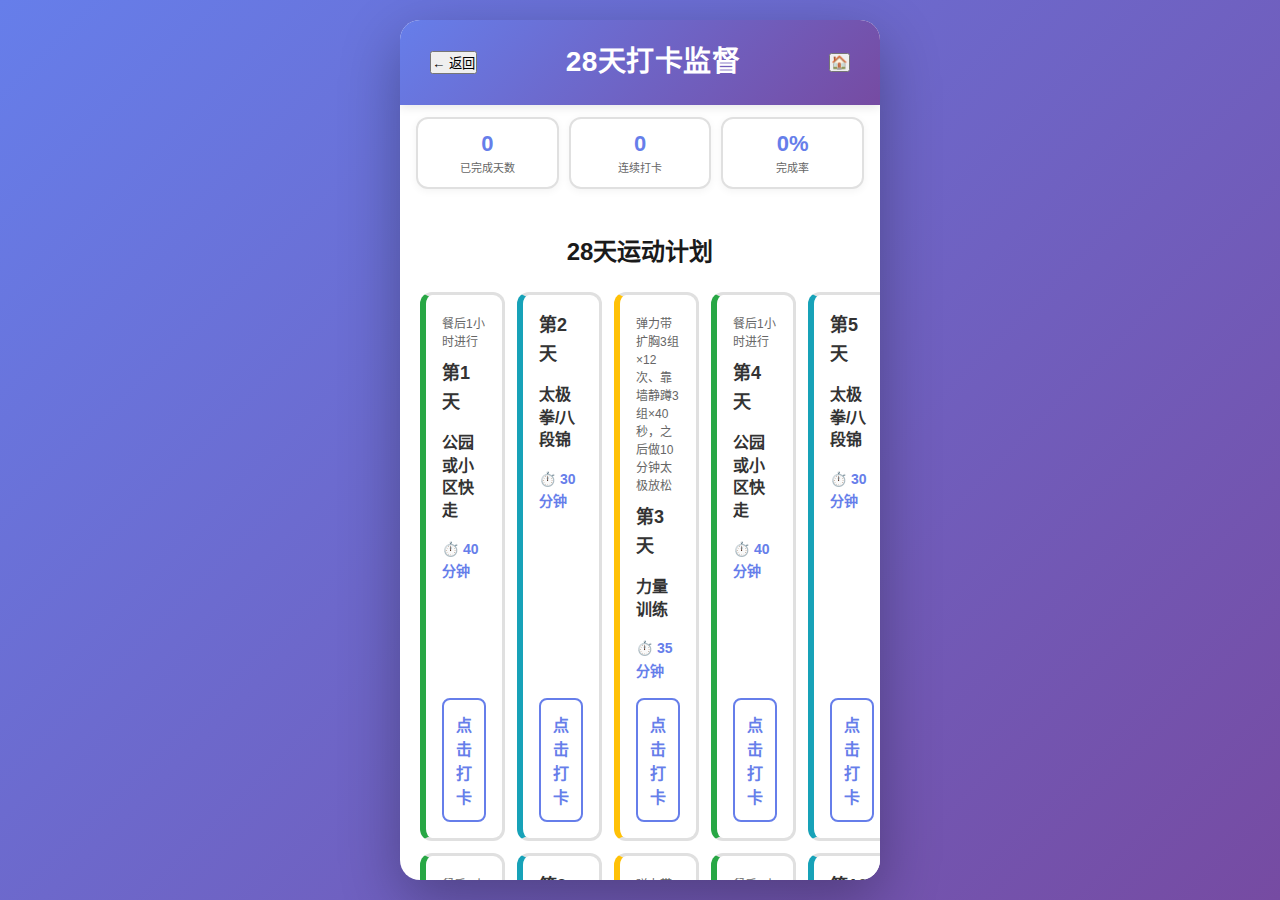
<file: checkin.html>
<!DOCTYPE html>
<html lang="zh-CN">
<head>
    <meta charset="UTF-8">
    <meta name="viewport" content="width=device-width, initial-scale=1.0, maximum-scale=1.0, user-scalable=no">
    <title>28天打卡监督 - 运动计划</title>
    <link rel="stylesheet" href="styles.css">
</head>
<body>
    <div class="container">
        <!-- 顶部导航栏 -->
        <header class="header">
            <button id="backBtn" class="back-btn">← 返回</button>
            <h1>28天打卡监督</h1>
            <button id="homeBtn" class="home-btn" title="回到主页">🏠</button>
        </header>

        <!-- 主内容区域 -->
        <main class="main-content">
            <!-- 统计信息 -->
            <div class="statistics-container">
                <div class="stat-card">
                    <div class="stat-value" id="completedDays">0</div>
                    <div class="stat-label">已完成天数</div>
                </div>
                <div class="stat-card">
                    <div class="stat-value" id="streakDays">0</div>
                    <div class="stat-label">连续打卡</div>
                </div>
                <div class="stat-card">
                    <div class="stat-value" id="completionRate">0%</div>
                    <div class="stat-label">完成率</div>
                </div>
            </div>

            <!-- 打卡日历 -->
            <div class="checkin-container">
                <h2>28天运动计划</h2>
                <div id="checkinCalendar" class="checkin-calendar"></div>
            </div>
        </main>
    </div>

    <!-- 鼓励弹窗 -->
    <div id="encouragementModal" class="encouragement-modal hidden">
        <div class="encouragement-content">
            <div class="encouragement-icon">🎉</div>
            <div class="encouragement-text" id="encouragementText">太棒了！继续保持！</div>
        </div>
    </div>

    <script src="exercise-plan-data.js"></script>
    <script src="checkin.js"></script>
</body>
</html>
</file>
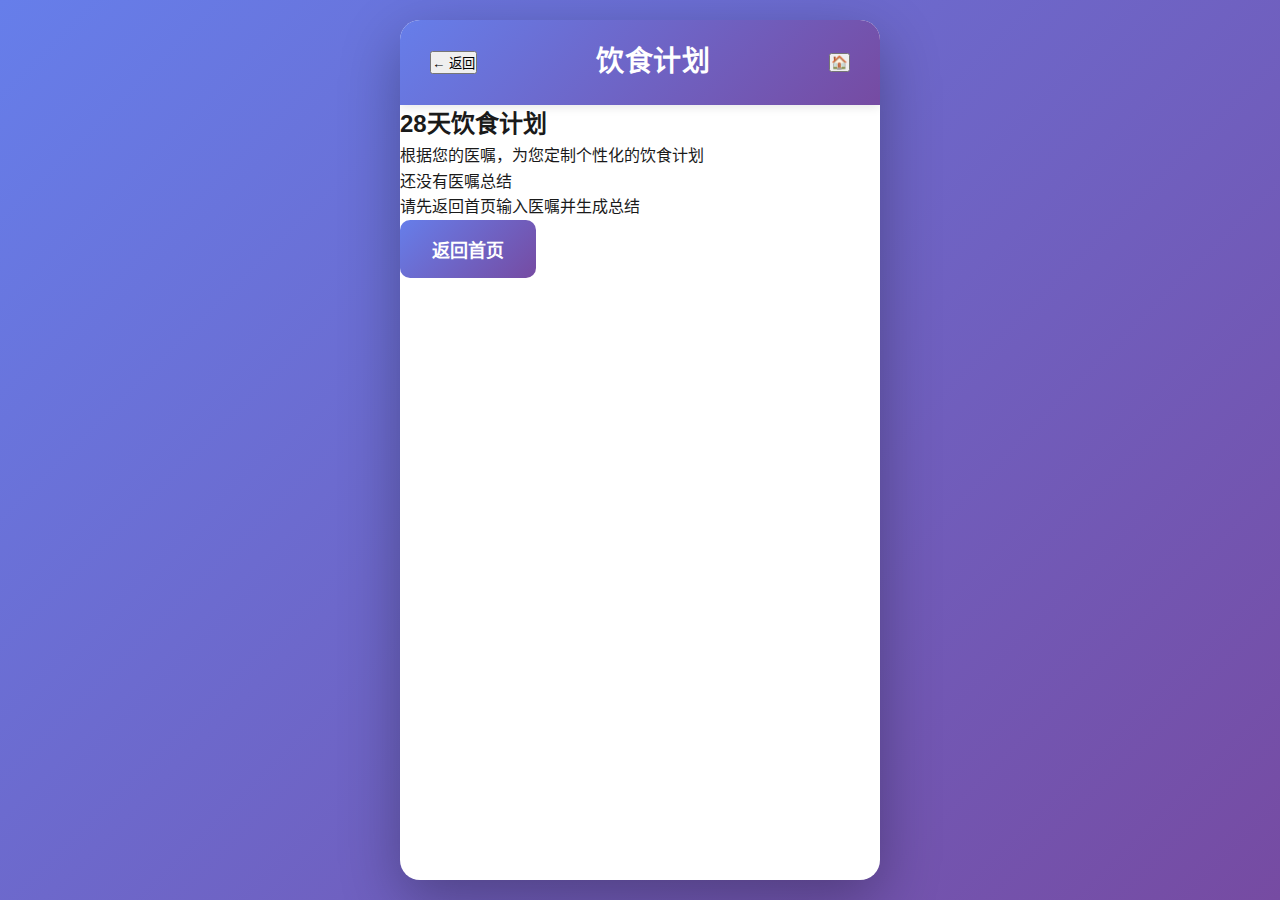
<file: diet.html>
<!DOCTYPE html>
<html lang="zh-CN">
<head>
    <meta charset="UTF-8">
    <meta name="viewport" content="width=device-width, initial-scale=1.0, maximum-scale=1.0, user-scalable=no">
    <title>糖尿病饮食计划 - 饮食管理</title>
    <link rel="stylesheet" href="styles.css">
</head>
<body>
    <div class="container">
        <!-- 顶部导航栏 -->
        <header class="header">
            <button id="backBtn" class="back-btn">← 返回</button>
            <h1>饮食计划</h1>
            <button id="homeBtn" class="home-btn" title="回到主页">🏠</button>
        </header>

        <!-- 主内容区域 -->
        <main class="main-content">
            <!-- 饮食计划展示区域 -->
            <div class="diet-container">
                <div class="diet-welcome">
                    <h2>28天饮食计划</h2>
                    <p>根据您的医嘱，为您定制个性化的饮食计划</p>
                </div>
                
                <!-- 饮食计划内容 -->
                <div id="dietPlanContent" class="diet-plan-content">
                    <div class="diet-placeholder">
                        <p>饮食计划生成中...</p>
                        <p>您可以在这里查看和管理您的28天饮食计划</p>
                    </div>
                </div>
            </div>
        </main>
    </div>

    <script src="diet.js"></script>
</body>
</html>
</file>
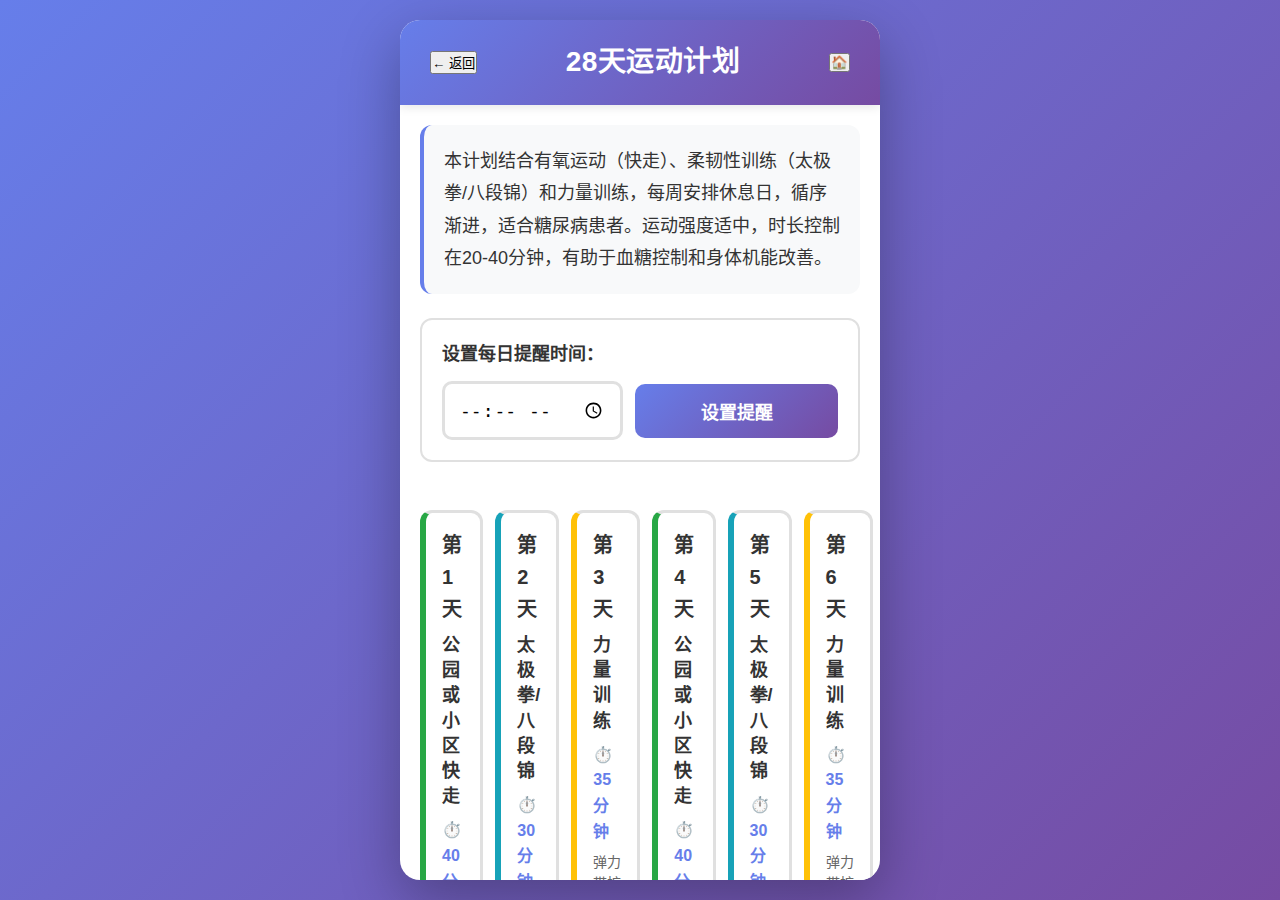
<file: exercise-plan.html>
<!DOCTYPE html>
<html lang="zh-CN">
<head>
    <meta charset="UTF-8">
    <meta name="viewport" content="width=device-width, initial-scale=1.0, maximum-scale=1.0, user-scalable=no">
    <title>28天运动计划</title>
    <link rel="stylesheet" href="styles.css">
</head>
<body>
    <div class="container">
        <!-- 顶部导航栏 -->
        <header class="header">
            <button id="backBtn" class="back-btn">← 返回</button>
            <h1>28天运动计划</h1>
            <button id="homeBtn" class="home-btn" title="回到主页">🏠</button>
        </header>

        <!-- 主内容区域 -->
        <main class="main-content exercise-plan-main">
            <!-- 计划合理性说明 -->
            <div class="plan-rationale">
                <p id="planRationaleText"></p>
            </div>
            
            <!-- 提醒设置 -->
            <div class="reminder-setting">
                <label for="reminderTime">设置每日提醒时间：</label>
                <div class="time-input-group">
                    <input type="time" id="reminderTime" class="time-input">
                    <button id="saveReminderBtn" class="btn btn-reminder">设置提醒</button>
                </div>
                <div id="reminderStatus" class="reminder-status hidden"></div>
            </div>
            
            <!-- 日历视图 -->
            <div class="calendar-container">
                <div id="calendarGrid" class="calendar-grid"></div>
            </div>
            
            <!-- 重新设计计划区域 -->
            <div class="redesign-section">
                <h3>重新设计计划</h3>
                <div class="redesign-input-group">
                    <textarea id="redesignInput" class="redesign-textarea" placeholder="请输入您的需求，例如：我希望增加更多有氧运动，减少力量训练..." rows="3"></textarea>
                    <button id="redesignBtn" class="btn btn-redesign">重新设计计划</button>
                </div>
                <div id="redesignLoading" class="redesign-loading hidden">
                    <div class="spinner-small"></div>
                    <span>AI正在为您生成新的运动计划...</span>
                </div>
            </div>
            
            <!-- 进入饮食计划按钮 -->
            <div class="navigation-section">
                <button id="goToDietBtn" class="btn btn-diet">进入饮食计划</button>
            </div>
        </main>
    </div>

    <script src="exercise-plan-data.js"></script>
    <script src="exercise-plan.js"></script>
</body>
</html>
</file>
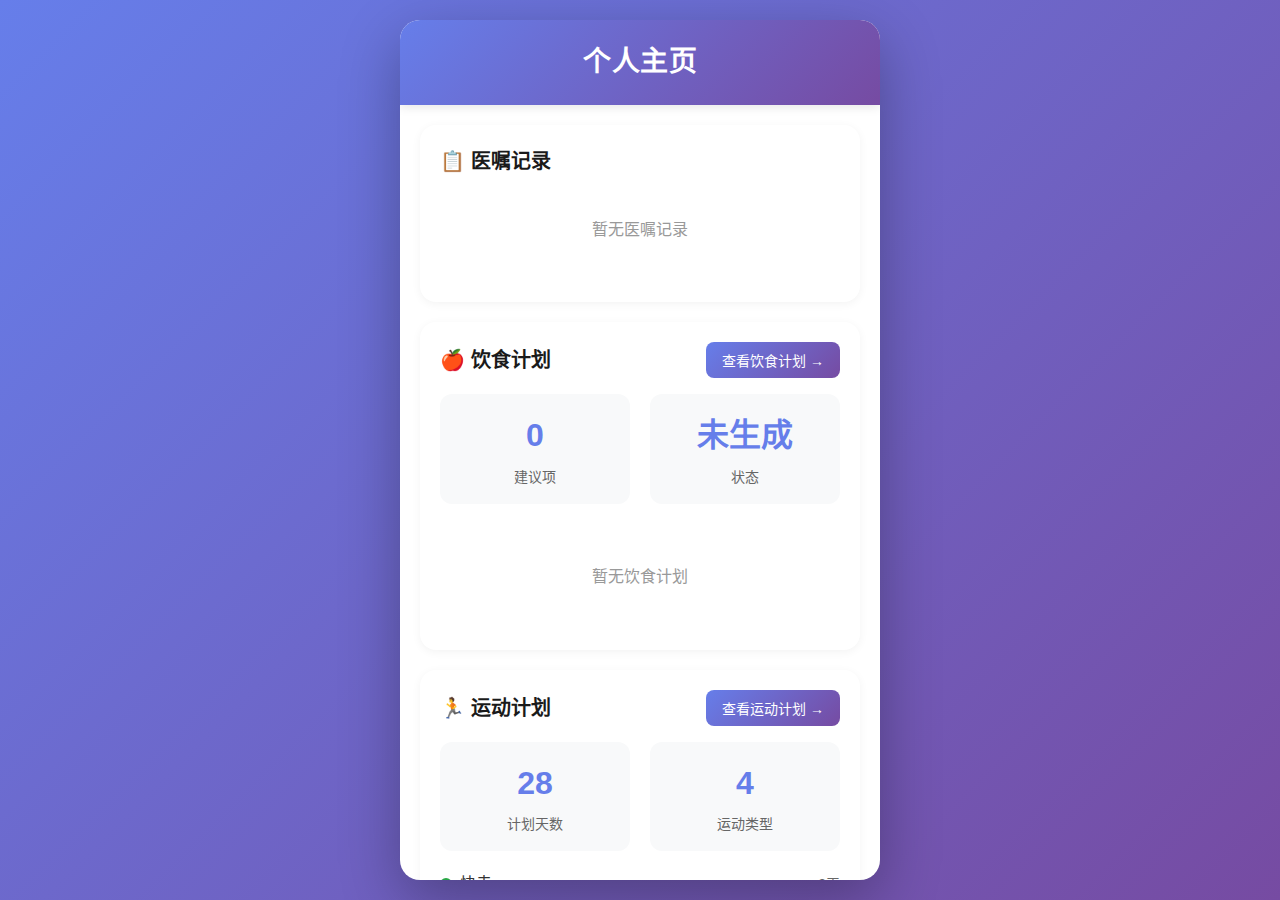
<file: home.html>
<!DOCTYPE html>
<html lang="zh-CN">
<head>
    <meta charset="UTF-8">
    <meta name="viewport" content="width=device-width, initial-scale=1.0, maximum-scale=1.0, user-scalable=no">
    <title>个人主页 - 糖尿病管理</title>
    <link rel="stylesheet" href="styles.css">
</head>
<body>
    <div class="container">
        <!-- 顶部导航栏 -->
        <header class="header">
            <div style="width: 44px;"></div>
            <h1>个人主页</h1>
            <div style="width: 44px;"></div>
        </header>

        <!-- 主内容区域 -->
        <main class="main-content home-content">
            <!-- 医嘱历史记录 -->
            <section class="home-section">
                <h2 class="section-title">📋 医嘱记录</h2>
                <div id="prescriptionHistory" class="prescription-list">
                    <p class="empty-message">暂无医嘱记录</p>
                </div>
            </section>

            <!-- 饮食计划可视化 -->
            <section class="home-section">
                <div class="section-header">
                    <h2 class="section-title">🍎 饮食计划</h2>
                    <button id="goToDietPlanBtn" class="section-action-btn">查看饮食计划 →</button>
                </div>
                <div id="dietPlanVisualization" class="visualization-container">
                    <div class="plan-summary">
                        <div class="plan-stat">
                            <div class="plan-stat-value" id="dietAdviceCount">3</div>
                            <div class="plan-stat-label">建议项</div>
                        </div>
                        <div class="plan-stat">
                            <div class="plan-stat-value" id="dietStatus">已生成</div>
                            <div class="plan-stat-label">状态</div>
                        </div>
                    </div>
                    <div class="plan-preview" id="dietPreview">
                        <p class="empty-message">暂无饮食计划</p>
                    </div>
                </div>
            </section>

            <!-- 运动计划可视化 -->
            <section class="home-section">
                <div class="section-header">
                    <h2 class="section-title">🏃 运动计划</h2>
                    <button id="goToExercisePlanBtn" class="section-action-btn">查看运动计划 →</button>
                </div>
                <div id="exercisePlanVisualization" class="visualization-container">
                    <div class="plan-summary">
                        <div class="plan-stat">
                            <div class="plan-stat-value" id="planDays">28</div>
                            <div class="plan-stat-label">计划天数</div>
                        </div>
                        <div class="plan-stat">
                            <div class="plan-stat-value" id="planActivities">4</div>
                            <div class="plan-stat-label">运动类型</div>
                        </div>
                    </div>
                    <div class="plan-preview" id="planPreview">
                        <p class="empty-message">暂无运动计划</p>
                    </div>
                </div>
            </section>

            <!-- 打卡情况可视化 -->
            <section class="home-section">
                <div class="section-header">
                    <h2 class="section-title">📊 打卡情况</h2>
                    <button id="goToCheckinBtn" class="section-action-btn">继续打卡 →</button>
                </div>
                <div id="checkinVisualization" class="visualization-container">
                    <div class="checkin-stats">
                        <div class="checkin-stat-card">
                            <div class="checkin-stat-value" id="homeCompletedDays">0</div>
                            <div class="checkin-stat-label">已完成</div>
                        </div>
                        <div class="checkin-stat-card">
                            <div class="checkin-stat-value" id="homeStreakDays">0</div>
                            <div class="checkin-stat-label">连续打卡</div>
                        </div>
                        <div class="checkin-stat-card">
                            <div class="checkin-stat-value" id="homeCompletionRate">0%</div>
                            <div class="checkin-stat-label">完成率</div>
                        </div>
                    </div>
                    <div class="checkin-chart" id="checkinChart">
                        <p class="empty-message">开始打卡查看进度</p>
                    </div>
                </div>
            </section>
        </main>
    </div>

    <script src="exercise-plan-data.js"></script>
    <script src="home.js"></script>
</body>
</html>
</file>
<file: styles.css>
* {
    margin: 0;
    padding: 0;
    box-sizing: border-box;
}

body {
    font-family: -apple-system, BlinkMacSystemFont, 'Segoe UI', 'PingFang SC', 'Hiragino Sans GB', 'Microsoft YaHei', sans-serif;
    background: #f5f5f5;
    min-height: 100vh;
    padding: 0;
    margin: 0;
    color: #1a1a1a;
    font-size: 16px;
    line-height: 1.6;
}

.container {
    max-width: 100%;
    width: 100%;
    margin: 0 auto;
    background: white;
    border-radius: 0;
    box-shadow: none;
    overflow: hidden;
    display: flex;
    flex-direction: column;
    min-height: 100vh;
}

/* 桌面端样式 */
@media (min-width: 768px) {
    body {
        background: linear-gradient(135deg, #667eea 0%, #764ba2 100%);
        padding: 20px;
    }
    
    .container {
        max-width: 480px; /* 模拟手机宽度 */
        border-radius: 20px;
        box-shadow: 0 20px 60px rgba(0, 0, 0, 0.3);
    height: calc(100vh - 40px);
        min-height: auto;
    }
}

/* 头部样式 */
.header {
    background: linear-gradient(135deg, #667eea 0%, #764ba2 100%);
    color: white;
    padding: 20px 30px;
    display: flex;
    justify-content: space-between;
    align-items: center;
    box-shadow: 0 2px 10px rgba(0, 0, 0, 0.1);
}

.header h1 {
    font-size: 28px; /* 适老化：增大标题字体 */
    font-weight: 600;
    letter-spacing: 0.5px; /* 增加字间距，提高可读性 */
}

.settings-btn {
    background: rgba(255, 255, 255, 0.2);
    border: 2px solid rgba(255, 255, 255, 0.4); /* 适老化：增加边框宽度 */
    color: white;
    padding: 14px 28px; /* 适老化：增大按钮尺寸，最小48px高度 */
    border-radius: 8px;
    cursor: pointer;
    font-size: 18px; /* 适老化：增大字体 */
    font-weight: 500;
    min-height: 48px; /* 适老化：确保最小点击区域 */
    transition: all 0.3s;
}

.settings-btn:hover {
    background: rgba(255, 255, 255, 0.3);
    transform: translateY(-2px);
}

/* 配置面板样式 */
.config-panel {
    position: fixed;
    top: 0;
    left: 0;
    right: 0;
    bottom: 0;
    background: rgba(0, 0, 0, 0.5);
    display: flex;
    justify-content: center;
    align-items: center;
    z-index: 1000;
    animation: fadeIn 0.3s;
}

.config-panel.hidden {
    display: none;
}

.config-content {
    background: white;
    padding: 30px;
    border-radius: 15px;
    width: 90%;
    max-width: 500px;
    max-height: 90vh;
    overflow-y: auto;
    box-shadow: 0 10px 40px rgba(0, 0, 0, 0.2);
}

.config-content h2 {
    margin-bottom: 24px; /* 适老化：增加间距 */
    color: #667eea;
    font-size: 26px; /* 适老化：增大字体 */
    font-weight: 600;
}

.form-group {
    margin-bottom: 24px; /* 适老化：增加间距 */
}

.form-group label {
    display: block;
    margin-bottom: 12px; /* 适老化：增加间距 */
    color: #1a1a1a; /* 提高对比度 */
    font-weight: 600;
    font-size: 18px; /* 适老化：增大字体 */
}

.form-group input {
    width: 100%;
    padding: 16px; /* 适老化：增大内边距 */
    border: 3px solid #d0d0d0; /* 适老化：增加边框宽度 */
    border-radius: 10px;
    font-size: 18px; /* 适老化：增大字体 */
    min-height: 52px; /* 适老化：确保最小高度 */
    transition: border-color 0.3s;
    color: #1a1a1a;
}

.form-group input:focus {
    outline: none;
    border-color: #667eea;
}

.button-group {
    display: flex;
    gap: 10px;
    margin-top: 25px;
}

.btn {
    padding: 16px 32px; /* 适老化：增大按钮尺寸 */
    border: none;
    border-radius: 10px;
    cursor: pointer;
    font-size: 18px; /* 适老化：增大字体 */
    font-weight: 600;
    transition: all 0.3s;
    flex: 1;
    min-height: 56px; /* 适老化：确保最小点击区域 */
}

.btn-primary {
    background: linear-gradient(135deg, #667eea 0%, #764ba2 100%);
    color: white;
}

.btn-primary:hover {
    transform: translateY(-2px);
    box-shadow: 0 5px 15px rgba(102, 126, 234, 0.4);
}

.btn-secondary {
    background: #f5f5f5;
    color: #666;
}

.btn-secondary:hover {
    background: #e0e0e0;
}

/* 主内容区域 */
.main-content {
    flex: 1;
    display: flex;
    flex-direction: column;
    overflow-y: auto;
    overflow-x: hidden;
}

/* 聊天容器 */
.chat-container {
    flex: 1;
    overflow-y: auto;
    padding: 20px 30px;
    background: #f8f9fa;
}

.chat-messages {
    display: flex;
    flex-direction: column;
    gap: 15px;
}

.welcome-message {
    text-align: center;
    padding: 40px 20px;
    color: #666;
    background: white;
    border-radius: 15px;
    box-shadow: 0 2px 10px rgba(0, 0, 0, 0.05);
}

.welcome-message p {
    margin: 12px 0;
    font-size: 18px; /* 适老化：增大字体 */
    line-height: 1.8;
    color: #333;
}

.message {
    padding: 15px 20px;
    border-radius: 15px;
    max-width: 80%;
    word-wrap: break-word;
    animation: slideIn 0.3s;
}

.message.user {
    background: linear-gradient(135deg, #667eea 0%, #764ba2 100%);
    color: white;
    align-self: flex-end;
    margin-left: auto;
}

.message.assistant {
    background: white;
    color: #333;
    align-self: flex-start;
    box-shadow: 0 2px 10px rgba(0, 0, 0, 0.1);
}

.message-header {
    font-size: 12px;
    opacity: 0.8;
    margin-bottom: 8px;
}

.message-content {
    font-size: 18px; /* 适老化：增大字体 */
    line-height: 1.8; /* 适老化：增加行高 */
}

.message-image {
    max-width: 100%;
    border-radius: 8px;
    margin-top: 10px;
}

.message-audio {
    width: 100%;
    margin-top: 10px;
    max-width: 400px;
}

/* 输入区域 */
.input-area {
    background: white;
    border-top: 1px solid #e0e0e0;
    padding: 20px 30px;
}

.input-tabs {
    display: flex;
    gap: 10px;
    margin-bottom: 15px;
}

.tab-btn {
    padding: 14px 24px; /* 适老化：增大按钮尺寸 */
    border: 3px solid #e0e0e0; /* 适老化：增加边框宽度 */
    background: white;
    border-radius: 10px;
    cursor: pointer;
    font-size: 18px; /* 适老化：增大字体 */
    font-weight: 500;
    transition: all 0.3s;
    color: #333; /* 提高对比度 */
    min-height: 52px; /* 适老化：确保最小点击区域 */
}

.tab-btn.active {
    background: linear-gradient(135deg, #667eea 0%, #764ba2 100%);
    color: white;
    border-color: transparent;
}

.tab-btn:hover {
    border-color: #667eea;
}

.input-panel {
    display: none;
    margin-bottom: 15px;
}

.input-panel.active {
    display: block;
}

#textMessage {
    width: 100%;
    padding: 16px; /* 适老化：增大内边距 */
    border: 3px solid #e0e0e0; /* 适老化：增加边框宽度 */
    border-radius: 10px;
    font-size: 18px; /* 适老化：增大字体 */
    resize: vertical;
    font-family: inherit;
    transition: border-color 0.3s;
    line-height: 1.8;
    color: #1a1a1a;
}

#textMessage:focus {
    outline: none;
    border-color: #667eea;
}

/* 语音输入样式 */
.voice-recorder {
    text-align: center;
    padding: 20px;
}

.record-btn {
    background: linear-gradient(135deg, #667eea 0%, #764ba2 100%);
    color: white;
    border: none;
    padding: 24px 48px; /* 适老化：增大按钮尺寸 */
    border-radius: 50px;
    cursor: pointer;
    font-size: 20px; /* 适老化：增大字体 */
    font-weight: 600;
    display: flex;
    align-items: center;
    gap: 12px;
    margin: 0 auto;
    transition: all 0.3s;
    min-height: 64px; /* 适老化：确保最小点击区域 */
    min-width: 200px;
}

.record-btn:hover {
    transform: scale(1.05);
    box-shadow: 0 5px 20px rgba(102, 126, 234, 0.4);
}

.record-btn.recording {
    background: #ff4757;
    animation: pulse 1.5s infinite;
}

.recording-status {
    margin-top: 20px; /* 适老化：增加间距 */
    color: #ff4757;
    font-weight: 600;
    font-size: 18px; /* 适老化：增大字体 */
}

.audio-playback {
    margin-top: 15px;
    width: 100%;
}

/* 图片输入样式 */
.image-upload {
    text-align: center;
    padding: 20px;
}

.file-input {
    display: none;
}

.file-label {
    display: block;
    padding: 48px 40px; /* 适老化：增大内边距 */
    border: 3px dashed #d0d0d0; /* 适老化：增加边框宽度 */
    border-radius: 15px;
    cursor: pointer;
    transition: all 0.3s;
    background: #f8f9fa;
    font-size: 18px; /* 适老化：增大字体 */
    color: #333;
}

.file-label:hover {
    border-color: #667eea;
    background: #f0f0f0;
}

.upload-icon {
    font-size: 48px;
    display: block;
    margin-bottom: 10px;
}

.image-preview {
    position: relative;
    margin-top: 15px;
    display: inline-block;
}

.image-preview img {
    max-width: 300px;
    max-height: 300px;
    border-radius: 10px;
    box-shadow: 0 4px 15px rgba(0, 0, 0, 0.1);
}

.remove-btn {
    position: absolute;
    top: -10px;
    right: -10px;
    background: #ff4757;
    color: white;
    border: none;
    width: 30px;
    height: 30px;
    border-radius: 50%;
    cursor: pointer;
    font-size: 18px;
    display: flex;
    align-items: center;
    justify-content: center;
    box-shadow: 0 2px 10px rgba(0, 0, 0, 0.2);
}

.remove-btn:hover {
    transform: scale(1.1);
}

.send-area {
    display: flex;
    justify-content: flex-end;
}

.btn-send {
    background: linear-gradient(135deg, #667eea 0%, #764ba2 100%);
    color: white;
    padding: 16px 40px; /* 适老化：增大按钮尺寸 */
    border: none;
    border-radius: 10px;
    cursor: pointer;
    font-size: 20px; /* 适老化：增大字体 */
    font-weight: 600;
    transition: all 0.3s;
    min-height: 56px; /* 适老化：确保最小点击区域 */
    min-width: 120px;
}

.btn-send:hover {
    transform: translateY(-2px);
    box-shadow: 0 5px 15px rgba(102, 126, 234, 0.4);
}

.btn-send:disabled {
    opacity: 0.5;
    cursor: not-allowed;
    transform: none;
}

/* 加载提示 */
.loading {
    position: fixed;
    top: 0;
    left: 0;
    right: 0;
    bottom: 0;
    background: rgba(0, 0, 0, 0.5);
    display: flex;
    flex-direction: column;
    justify-content: center;
    align-items: center;
    z-index: 2000;
    color: white;
}

.loading.hidden {
    display: none;
}

.spinner {
    width: 50px;
    height: 50px;
    border: 4px solid rgba(255, 255, 255, 0.3);
    border-top-color: white;
    border-radius: 50%;
    animation: spin 1s linear infinite;
    margin-bottom: 15px;
}

.loading p {
    font-size: 20px; /* 适老化：增大字体 */
    font-weight: 500;
}

/* 动画 */
@keyframes fadeIn {
    from {
        opacity: 0;
    }
    to {
        opacity: 1;
    }
}

@keyframes slideIn {
    from {
        opacity: 0;
        transform: translateY(10px);
    }
    to {
        opacity: 1;
        transform: translateY(0);
    }
}

@keyframes spin {
    to {
        transform: rotate(360deg);
    }
}

@keyframes pulse {
    0%, 100% {
        transform: scale(1);
    }
    50% {
        transform: scale(1.05);
    }
}

/* 隐藏类 */
.hidden {
    display: none !important;
}

/* 响应式设计 */
@media (max-width: 768px) {
    .container {
        height: 100vh;
        border-radius: 0;
        padding: 0;
    }

    .header {
        padding: 16px 20px;
    }

    .header h1 {
        font-size: 22px; /* 适老化：保持较大字体 */
    }

    .settings-btn {
        padding: 12px 20px;
        font-size: 16px;
    }

    .message {
        max-width: 90%;
        font-size: 16px; /* 适老化：保持较大字体 */
    }

    .config-content {
        width: 95%;
        padding: 24px;
    }

    .input-area {
        padding: 16px 20px;
    }

    .chat-container {
        padding: 16px 20px;
    }
}

/* ============================================
   运动计划样式
   ============================================ */

/* 生成计划按钮 */
.plan-button-container {
    margin-top: 15px;
    text-align: center;
}

.btn-plan {
    background: linear-gradient(135deg, #28a745 0%, #20c997 100%);
    color: white;
    padding: 14px 28px;
    border: none;
    border-radius: 10px;
    cursor: pointer;
    font-size: 18px;
    font-weight: 600;
    transition: all 0.3s;
    min-height: 52px;
}

.btn-plan:hover {
    transform: translateY(-2px);
    box-shadow: 0 5px 15px rgba(40, 167, 69, 0.4);
}

/* 运动计划页面 */
.exercise-plan-main {
        padding: 20px;
    overflow-y: auto;
}

/* 运动计划页面样式已移到exercise-plan-main */

/* 计划合理性说明 */
.plan-rationale {
    background: #f8f9fa;
    padding: 20px;
    border-radius: 12px;
    margin-bottom: 20px;
    border-radius: 12px;
    margin-bottom: 24px;
    border-left: 4px solid #667eea;
}

.plan-rationale p {
    font-size: 18px;
    line-height: 1.8;
    color: #333;
    margin: 0;
}

/* 提醒设置 */
.reminder-setting {
    background: white;
    padding: 20px;
    border-radius: 12px;
    border: 2px solid #e0e0e0;
    margin-bottom: 24px;
}

.reminder-setting label {
    display: block;
    font-size: 18px;
    font-weight: 600;
    color: #333;
    margin-bottom: 12px;
}

.time-input-group {
    display: flex;
    gap: 12px;
    align-items: center;
}

.time-input {
    padding: 14px;
    border: 3px solid #e0e0e0;
    border-radius: 10px;
    font-size: 18px;
    min-height: 52px;
    flex: 1;
    transition: border-color 0.3s;
}

.time-input:focus {
    outline: none;
    border-color: #667eea;
}

.btn-reminder {
    background: linear-gradient(135deg, #667eea 0%, #764ba2 100%);
    color: white;
    padding: 14px 28px;
    border: none;
    border-radius: 10px;
    cursor: pointer;
    font-size: 18px;
    font-weight: 600;
    min-height: 52px;
    transition: all 0.3s;
}

.btn-reminder:hover {
    transform: translateY(-2px);
    box-shadow: 0 5px 15px rgba(102, 126, 234, 0.4);
}

.reminder-status {
    margin-top: 12px;
    padding: 12px;
    border-radius: 8px;
    font-size: 16px;
    font-weight: 500;
}

.reminder-status.success {
    background: #d4edda;
    color: #155724;
    border: 1px solid #c3e6cb;
}

/* 日历容器 */
.calendar-container {
    margin-top: 24px;
}

.calendar-grid {
    display: grid;
    grid-template-columns: repeat(7, 1fr);
    gap: 12px;
}

/* 日历卡片 */
.calendar-day {
    background: white;
    border: 3px solid #e0e0e0;
    border-radius: 12px;
    padding: 16px;
    min-height: 180px;
    display: flex;
    flex-direction: column;
    transition: all 0.3s;
    cursor: pointer;
}

.calendar-day:hover {
    border-color: #667eea;
    transform: translateY(-2px);
    box-shadow: 0 4px 12px rgba(0, 0, 0, 0.1);
}

.calendar-day.rest {
    background: #f8f9fa;
    border-color: #d0d0d0;
}

.calendar-day.walking {
    border-left: 6px solid #28a745;
}

.calendar-day.taichi {
    border-left: 6px solid #17a2b8;
}

.calendar-day.strength {
    border-left: 6px solid #ffc107;
}

.day-number {
    font-size: 20px;
    font-weight: 700;
    color: #333;
    margin-bottom: 8px;
}

.day-activity {
    font-size: 18px;
    font-weight: 600;
    color: #333;
    margin-bottom: 8px;
    line-height: 1.4;
}

.day-duration {
    font-size: 16px;
    color: #667eea;
    font-weight: 600;
    margin-bottom: 8px;
}

.day-note {
    font-size: 14px;
    color: #666;
    line-height: 1.5;
    margin-top: auto;
}

/* 响应式设计 */
@media (max-width: 768px) {
    .exercise-plan-main {
        padding: 16px;
    }

    .calendar-grid {
        grid-template-columns: repeat(2, 1fr);
        gap: 10px;
    }

    .calendar-day {
        min-height: 150px;
        padding: 12px;
    }

    .day-number {
        font-size: 18px;
    }

    .day-activity {
        font-size: 16px;
    }

    .time-input-group {
        flex-direction: column;
    }

    .btn-reminder {
        width: 100%;
    }
}

@media (max-width: 480px) {
    .calendar-grid {
        grid-template-columns: 1fr;
    }
}

/* 饮食总结卡片 */
.diet-summary-container {
    display: flex;
    flex-direction: row;
    gap: 12px;
    margin-bottom: 30px;
    justify-content: space-between;
}

.diet-summary-card {
    flex: 1;
    background: white;
    border-radius: 16px;
    padding: 16px;
    box-shadow: 0 2px 10px rgba(0, 0, 0, 0.05);
    border-left: 6px solid #667eea;
    display: flex;
    flex-direction: column;
    min-width: 0; /* 防止flex项目溢出 */
}

.diet-summary-card.advice-card {
    border-left-color: #28a745;
}

.diet-summary-card.precautions-card {
    border-left-color: #ffc107;
}

.diet-summary-card.encouragement-card {
    border-left-color: #667eea;
}

.card-icon {
    font-size: 24px;
    margin-bottom: 8px;
    text-align: center;
}

.diet-summary-card h3 {
    font-size: 16px;
    font-weight: 600;
    color: #1a1a1a;
    margin-bottom: 8px;
    text-align: center;
}

.diet-summary-card p {
    font-size: 14px;
    line-height: 1.6;
    color: #333;
    margin: 0;
    flex: 1;
    text-align: center;
}

.confirm-button-container {
    text-align: center;
    padding: 30px 0;
}

.btn-confirm {
    background: linear-gradient(135deg, #667eea 0%, #764ba2 100%);
    color: white;
    padding: 18px 48px;
    border: none;
    border-radius: 12px;
    cursor: pointer;
    font-size: 20px;
    font-weight: 600;
    transition: all 0.3s;
    min-height: 64px;
    min-width: 220px;
    box-shadow: 0 4px 15px rgba(102, 126, 234, 0.3);
}

.btn-confirm:hover {
    transform: translateY(-2px);
    box-shadow: 0 6px 20px rgba(102, 126, 234, 0.4);
}

/* 打卡页面样式 */
.statistics-container {
    display: flex;
    flex-direction: row;
    gap: 10px;
    padding: 12px 16px;
    margin-bottom: 12px;
    justify-content: space-between;
    align-items: stretch;
    width: 100%;
    box-sizing: border-box;
}

.stat-card {
    flex: 1;
    min-width: 0; /* 防止flex项目溢出 */
    background: white;
    border-radius: 12px;
    padding: 12px 6px;
    text-align: center;
    box-shadow: 0 2px 8px rgba(0, 0, 0, 0.05);
    border: 2px solid #e0e0e0;
    display: flex;
    flex-direction: column;
    justify-content: center;
    align-items: center;
}

.stat-value {
    font-size: 22px;
    font-weight: 700;
    color: #667eea;
    margin-bottom: 4px;
    line-height: 1.2;
    word-break: break-all;
}

.stat-label {
    font-size: 11px;
    color: #666;
    font-weight: 500;
    line-height: 1.3;
    word-break: break-word;
}

.checkin-container {
    padding: 20px;
    flex: 1;
    overflow-y: auto;
}

.checkin-container h2 {
    font-size: 24px;
    font-weight: 600;
    color: #1a1a1a;
    margin-bottom: 20px;
    text-align: center;
}

.checkin-calendar {
    margin-top: 20px;
}

.checkin-grid {
    display: grid;
    grid-template-columns: repeat(7, 1fr);
    gap: 12px;
}

.checkin-day-card {
    background: white;
    border: 3px solid #e0e0e0;
    border-radius: 12px;
    padding: 16px;
    display: flex;
    flex-direction: column;
    gap: 8px;
    transition: all 0.3s;
    min-height: 200px;
}

.checkin-day-card:hover {
    border-color: #667eea;
    transform: translateY(-2px);
    box-shadow: 0 4px 12px rgba(0, 0, 0, 0.1);
}

.checkin-day-card.completed {
    background: #f0f9ff;
    border-color: #28a745;
}

.checkin-day-card.walking {
    border-left: 6px solid #28a745;
}

.checkin-day-card.taichi {
    border-left: 6px solid #17a2b8;
}

.checkin-day-card.strength {
    border-left: 6px solid #ffc107;
}

.checkin-day-card.rest {
    border-left: 6px solid #999;
    background: #f8f9fa;
}

.checkin-day-card .day-number {
    font-size: 18px;
    font-weight: 700;
    color: #333;
}

.checkin-day-card .day-activity {
    font-size: 16px;
    font-weight: 600;
    color: #333;
    line-height: 1.4;
}

.checkin-day-card .day-duration {
    font-size: 14px;
    color: #667eea;
    font-weight: 600;
}

.checkin-day-card .day-note {
    font-size: 12px;
    color: #666;
    line-height: 1.5;
    margin-top: 4px;
}

.checkin-btn {
    margin-top: auto;
    padding: 12px;
    border: 2px solid #667eea;
    background: white;
    color: #667eea;
    border-radius: 8px;
    font-size: 16px;
    font-weight: 600;
    cursor: pointer;
    transition: all 0.3s;
    min-height: 48px;
}

.checkin-btn:hover {
    background: #667eea;
    color: white;
}

.checkin-btn.checked {
    background: #28a745;
    border-color: #28a745;
    color: white;
}

.checkin-btn.checked:hover {
    background: #218838;
}

.checkin-time {
    font-size: 12px;
    color: #28a745;
    font-weight: 500;
    margin-top: 4px;
}

/* 响应式设计 - 打卡页面 */
@media (max-width: 768px) {
    .statistics-container {
        flex-direction: row;
        gap: 8px;
        padding: 10px 12px;
    }
    
    .stat-card {
        padding: 10px 4px;
    }
    
    .stat-value {
        font-size: 20px;
    }
    
    .stat-label {
        font-size: 10px;
    }
    
    .checkin-grid {
        grid-template-columns: repeat(2, 1fr);
        gap: 10px;
    }
    
    .checkin-day-card {
        min-height: 180px;
        padding: 12px;
    }
    
    .diet-summary-container {
        flex-direction: column;
        gap: 16px;
    }
    
    .diet-summary-card {
        padding: 16px;
    }
    
    .diet-summary-card h3 {
        font-size: 18px;
    }
    
    .diet-summary-card p {
        font-size: 16px;
    }
}

@media (max-width: 480px) {
    .checkin-grid {
        grid-template-columns: 1fr;
    }
}

/* 鼓励弹窗样式 */
.encouragement-modal {
    position: fixed;
    top: 0;
    left: 0;
    right: 0;
    bottom: 0;
    background: rgba(0, 0, 0, 0.5);
    display: flex;
    justify-content: center;
    align-items: center;
    z-index: 3000;
    opacity: 0;
    transition: opacity 0.3s ease;
    pointer-events: none;
}

.encouragement-modal.show {
    opacity: 1;
    pointer-events: auto;
}

.encouragement-modal.hidden {
    display: none;
}

.encouragement-content {
    background: white;
    border-radius: 20px;
    padding: 40px 30px;
    text-align: center;
    box-shadow: 0 10px 40px rgba(0, 0, 0, 0.3);
    max-width: 80%;
    animation: encouragementPop 0.3s ease;
}

.encouragement-icon {
    font-size: 64px;
    margin-bottom: 20px;
    animation: encouragementBounce 0.6s ease;
}

.encouragement-text {
    font-size: 24px;
    font-weight: 600;
    color: #1a1a1a;
    line-height: 1.6;
}

@keyframes encouragementPop {
    0% {
        transform: scale(0.8);
        opacity: 0;
    }
    50% {
        transform: scale(1.05);
    }
    100% {
        transform: scale(1);
        opacity: 1;
    }
}

@keyframes encouragementBounce {
    0%, 100% {
        transform: translateY(0);
    }
    50% {
        transform: translateY(-10px);
    }
}

/* 响应式设计 - 鼓励弹窗 */
@media (max-width: 768px) {
    .encouragement-content {
        padding: 30px 20px;
        max-width: 90%;
    }
    
    .encouragement-icon {
        font-size: 56px;
        margin-bottom: 16px;
    }
    
    .encouragement-text {
        font-size: 20px;
    }
}


/* 个人主页样式 */
.home-content {
    padding: 20px;
    overflow-y: auto;
}

.home-section {
    background: white;
    border-radius: 16px;
    padding: 20px;
    margin-bottom: 20px;
    box-shadow: 0 2px 10px rgba(0, 0, 0, 0.05);
}

.section-header {
    display: flex;
    justify-content: space-between;
    align-items: center;
    margin-bottom: 16px;
}

.section-title {
    font-size: 20px;
    font-weight: 600;
    color: #1a1a1a;
    margin: 0;
}

.section-action-btn {
    background: linear-gradient(135deg, #667eea 0%, #764ba2 100%);
    color: white;
    border: none;
    border-radius: 8px;
    padding: 8px 16px;
    font-size: 14px;
    font-weight: 500;
    cursor: pointer;
    transition: all 0.3s;
    white-space: nowrap;
}

.section-action-btn:hover {
    transform: translateY(-2px);
    box-shadow: 0 4px 12px rgba(102, 126, 234, 0.3);
}

/* 医嘱历史 */
.prescription-list {
    max-height: 300px;
    overflow-y: auto;
}

.prescription-item {
    padding: 12px 0;
    border-bottom: 1px solid #e0e0e0;
}

.prescription-item:last-child {
    border-bottom: none;
}

.prescription-date {
    font-size: 14px;
    color: #667eea;
    font-weight: 500;
    margin-bottom: 6px;
}

.prescription-content {
    font-size: 16px;
    color: #333;
    line-height: 1.6;
}

.more-records {
    text-align: center;
    color: #999;
    font-size: 14px;
    padding-top: 12px;
}

.empty-message {
    text-align: center;
    color: #999;
    font-size: 16px;
    padding: 40px 20px;
}

/* 运动计划可视化 */
.visualization-container {
    margin-top: 16px;
}

.plan-summary {
    display: flex;
    gap: 20px;
    margin-bottom: 20px;
}

.plan-stat {
    flex: 1;
    text-align: center;
    padding: 16px;
    background: #f8f9fa;
    border-radius: 12px;
}

.plan-stat-value {
    font-size: 32px;
    font-weight: 700;
    color: #667eea;
    margin-bottom: 4px;
}

.plan-stat-label {
    font-size: 14px;
    color: #666;
}

.plan-type-list {
    display: flex;
    flex-direction: column;
    gap: 12px;
}

.plan-type-item {
    display: flex;
    flex-direction: column;
    gap: 8px;
}

.plan-type-info {
    display: flex;
    align-items: center;
    gap: 8px;
}

.plan-type-dot {
    width: 12px;
    height: 12px;
    border-radius: 50%;
    display: inline-block;
}

.plan-type-name {
    font-size: 16px;
    color: #333;
    font-weight: 500;
    flex: 1;
}

.plan-type-count {
    font-size: 14px;
    color: #666;
}

.plan-type-bar {
    height: 8px;
    background: #e0e0e0;
    border-radius: 4px;
    overflow: hidden;
}

.plan-type-bar-fill {
    height: 100%;
    border-radius: 4px;
    transition: width 0.3s ease;
}

/* 打卡情况可视化 */
.checkin-stats {
    display: flex;
    gap: 12px;
    margin-bottom: 20px;
}

.checkin-stat-card {
    flex: 1;
    background: #f8f9fa;
    border-radius: 12px;
    padding: 16px;
    text-align: center;
}

.checkin-stat-value {
    font-size: 24px;
    font-weight: 700;
    color: #667eea;
    margin-bottom: 4px;
}

.checkin-stat-label {
    font-size: 12px;
    color: #666;
}

.progress-bar-container {
    margin-top: 16px;
}

.progress-bar-label {
    display: flex;
    justify-content: space-between;
    margin-bottom: 8px;
    font-size: 14px;
    color: #333;
}

.progress-percentage {
    font-weight: 600;
    color: #667eea;
}

.progress-bar {
    height: 20px;
    background: #e0e0e0;
    border-radius: 10px;
    overflow: hidden;
}

.progress-bar-fill {
    height: 100%;
    background: linear-gradient(135deg, #667eea 0%, #764ba2 100%);
    border-radius: 10px;
    transition: width 0.3s ease;
}

/* 饮食计划预览样式 */
.diet-preview-list {
    display: flex;
    flex-direction: column;
    gap: 12px;
}

.diet-preview-item {
    display: flex;
    align-items: flex-start;
    gap: 12px;
    padding: 12px;
    background: #f8f9fa;
    border-radius: 8px;
    border-left: 4px solid #667eea;
}

.diet-preview-icon {
    font-size: 20px;
    flex-shrink: 0;
}

.diet-preview-text {
    font-size: 14px;
    color: #333;
    line-height: 1.6;
    flex: 1;
}

/* 响应式设计 - 主页 */
@media (max-width: 768px) {
    .plan-summary {
        flex-direction: column;
        gap: 12px;
    }
    
    .checkin-stats {
        flex-direction: column;
        gap: 8px;
    }
    
    .section-header {
        flex-direction: column;
        align-items: flex-start;
        gap: 12px;
    }
    
    .section-action-btn {
        width: 100%;
    }
}
</file>
